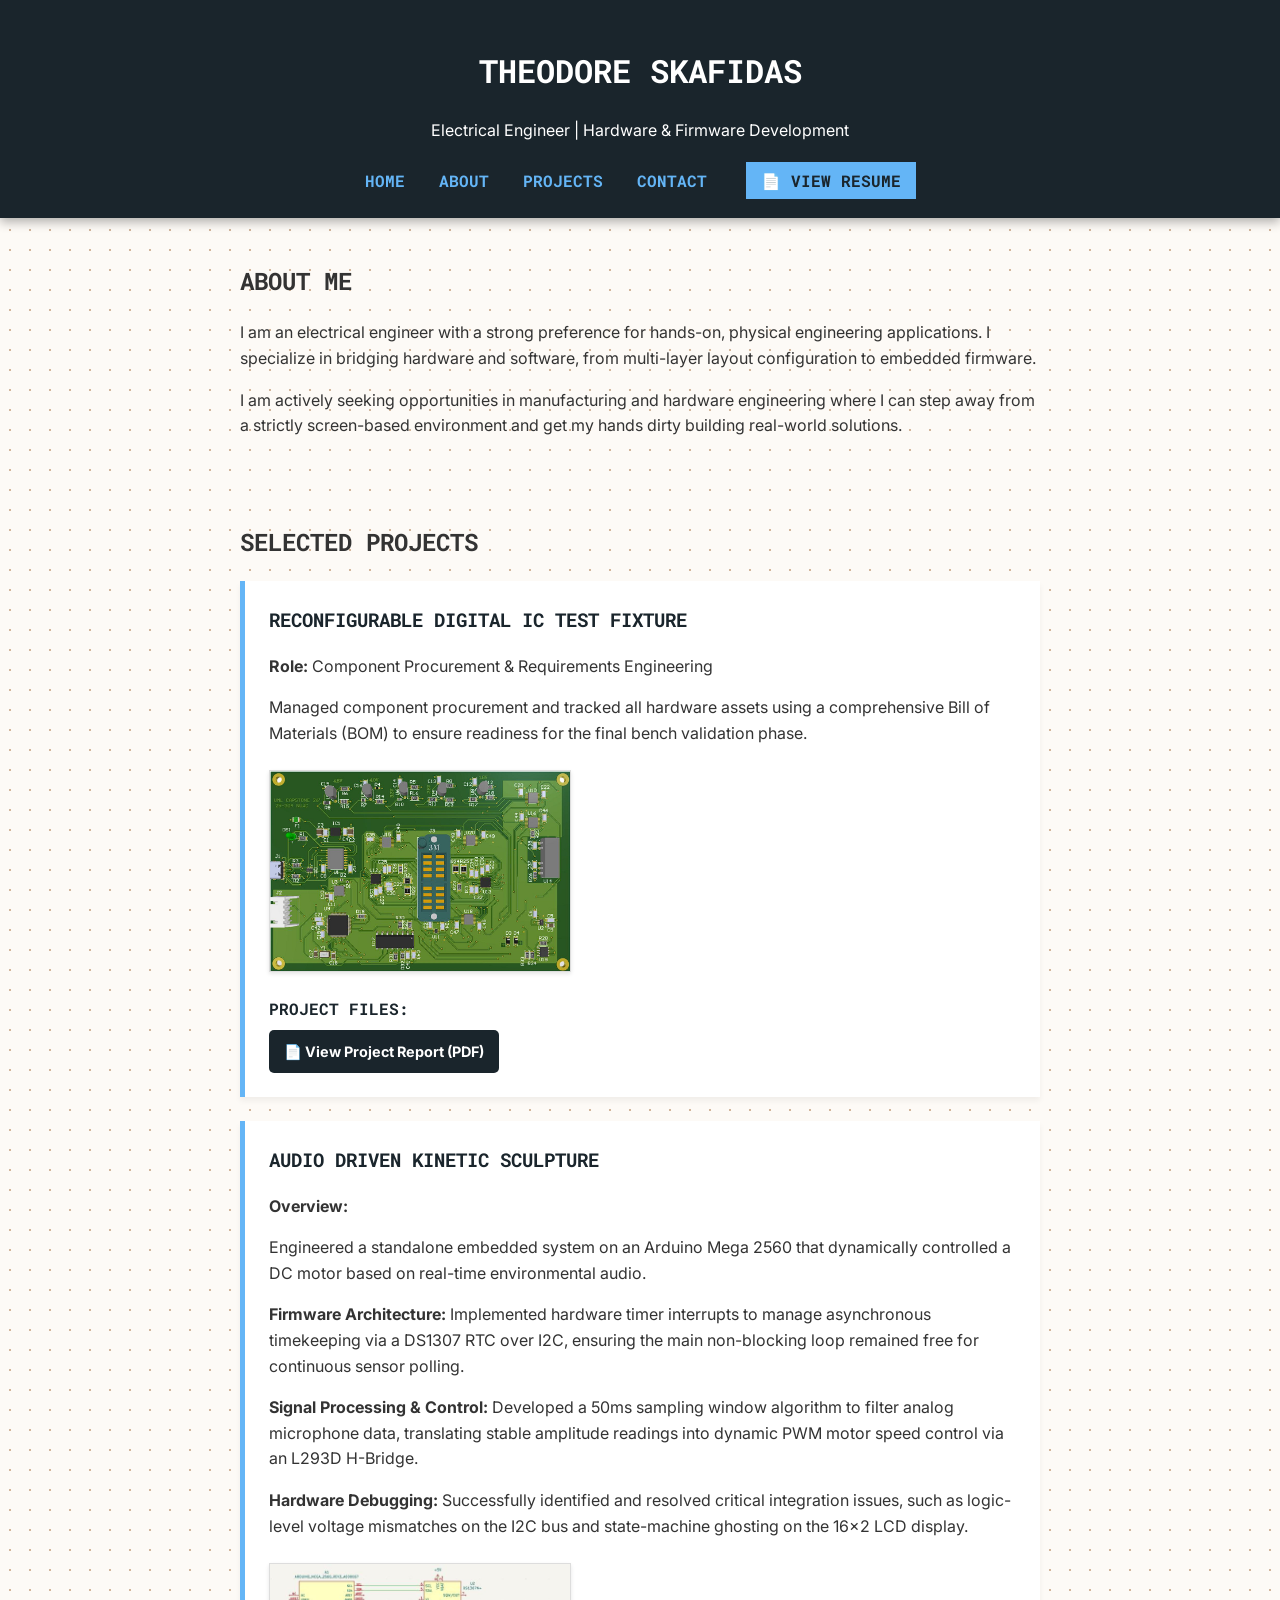
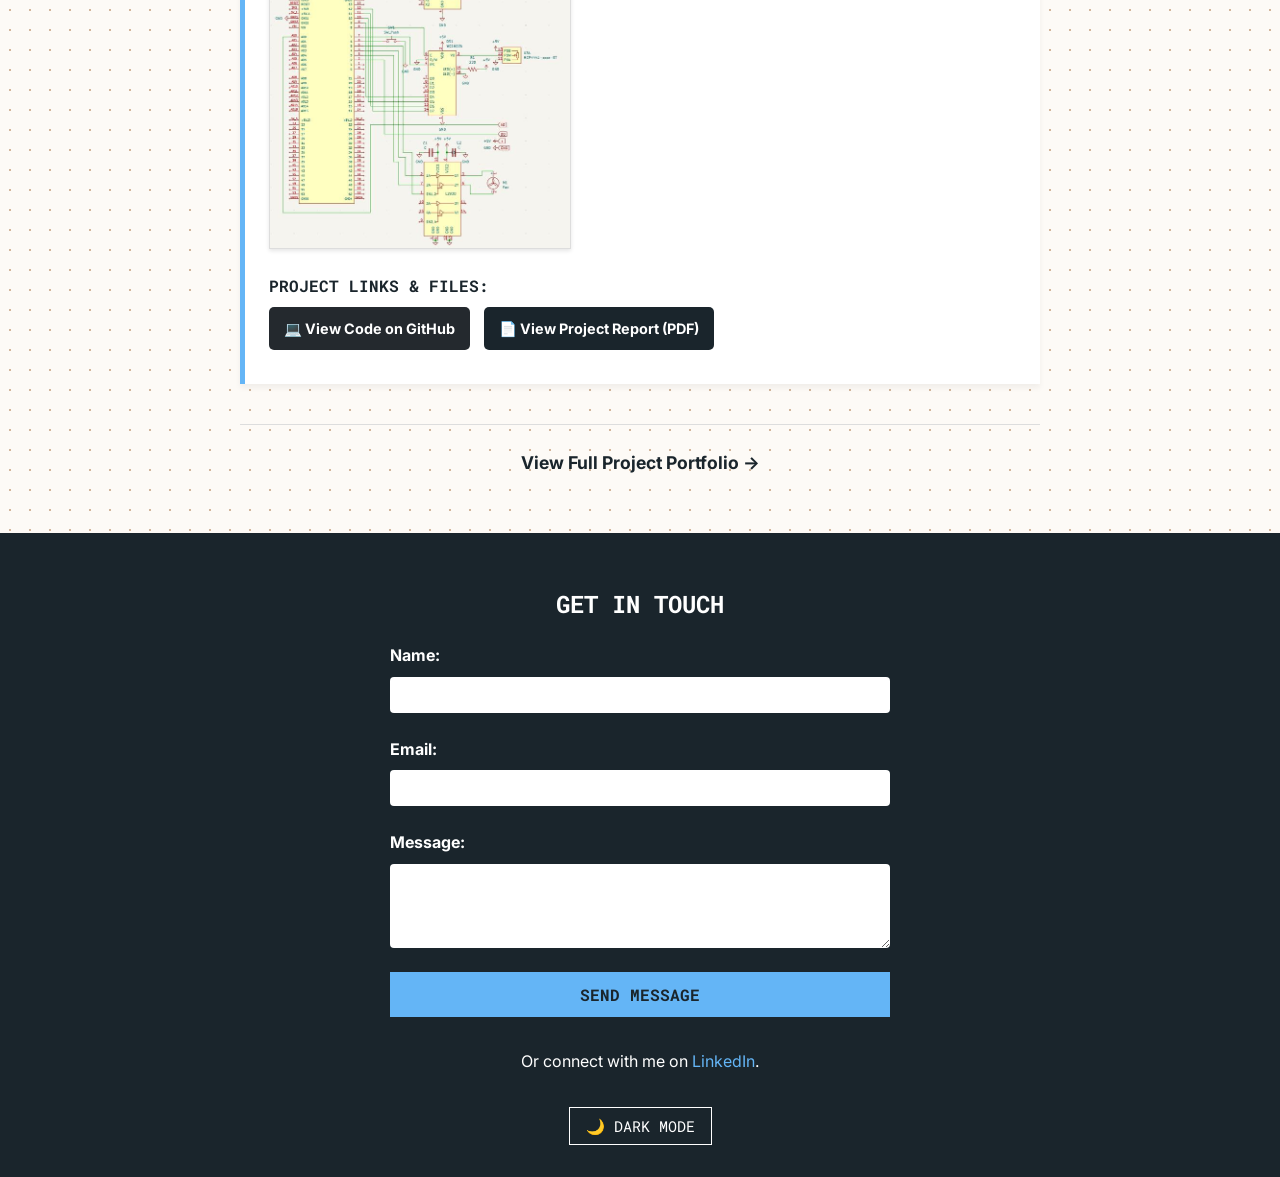
<file: index.html>
<!DOCTYPE html>
<html lang="en">
<head>
    <meta charset="UTF-8">
    <meta name="viewport" content="width=device-width, initial-scale=1.0">
    <title>Theodore | Engineering Portfolio</title>
    <link rel="icon" type="image/png" href="images/favicon.png">
    
    <!-- New Google Fonts: Roboto Mono (Headers/Code) and Inter (Body) -->
    <link rel="preconnect" href="https://fonts.googleapis.com">
    <link rel="preconnect" href="https://fonts.gstatic.com" crossorigin>
    <link href="https://fonts.googleapis.com/css2?family=Inter:wght@400;600&family=Roboto+Mono:wght@400;700&display=swap" rel="stylesheet">
    
    <link rel="stylesheet" href="style.css">
</head>
<body>
    <header>
        <h1>Theodore Skafidas</h1>
        <p>Electrical Engineer | Hardware & Firmware Development</p>
        <nav>
            <a href="index.html">Home</a>
            <a href="about.html">About</a>
            <a href="projects.html">Projects</a>
            <a href="index.html#contact">Contact</a>
            <a href="documents/Theodore-Skafidas-Resume.pdf" target="_blank" rel="noopener noreferrer" class="resume-nav-btn">📄 View Resume</a>
        </nav>
    </header>

    <section id="about">
        <h2>About Me</h2>
        <p>I am an electrical engineer with a strong preference for hands-on, physical engineering applications. I specialize in bridging hardware and software, from multi-layer layout configuration to embedded firmware.</p>
        <p>I am actively seeking opportunities in manufacturing and hardware engineering where I can step away from a strictly screen-based environment and get my hands dirty building real-world solutions.</p>
    </section>

    <section id="projects">
        <h2>Selected Projects</h2>
        
        <div class="project-card">
            <h3>Reconfigurable Digital IC Test Fixture</h3>
            <p><strong>Role:</strong> Component Procurement & Requirements Engineering</p>
            <p>Managed component procurement and tracked all hardware assets using a comprehensive Bill of Materials (BOM) to ensure readiness for the final bench validation phase.</p>
        
            <div class="project-gallery">
                <img src="images/fixture.png" alt="PCB Rendering">
            </div>

            <div class="project-files">
                <h4>Project Files:</h4>
                <a href="documents/Reconfigurable_Test_Fixture.pdf" target="_blank" rel="noopener noreferrer" class="file-btn">📄 View Project Report (PDF)</a>
            </div>
        </div>

        <div class="project-card">
            <h3>Audio Driven Kinetic Sculpture</h3>
            <p><strong>Overview:</strong></p>
            <p>Engineered a standalone embedded system on an Arduino Mega 2560 that dynamically controlled a DC motor based on real-time environmental audio.</p>
            <p><strong>Firmware Architecture:</strong>  Implemented hardware timer interrupts to manage asynchronous timekeeping via a DS1307 RTC over I2C, ensuring the main non-blocking loop remained free for continuous sensor polling.</p>
            <p><strong>Signal Processing & Control:</strong> Developed a 50ms sampling window algorithm to filter analog microphone data, translating stable amplitude readings into dynamic PWM motor speed control via an L293D H-Bridge.</p>
            <p><strong>Hardware Debugging:</strong> Successfully identified and resolved critical integration issues, such as logic-level voltage mismatches on the I2C bus and state-machine ghosting on the 16x2 LCD display.</p>
            
            <div class="project-gallery">
                <img src="images/KineticSculpture.png" alt="Sculpture Wire Diagram">
            </div>

            <div class="project-files">
                <h4>Project Links & Files:</h4>
                <a href="https://github.com/TheodoreSkafidas/Lab3-Audio-Driven-Kinetic-Sculpture" target="_blank" rel="noopener noreferrer" class="github-btn">💻 View Code on GitHub</a>
                <a href="documents/KineticSculpture.pdf" target="_blank" rel="noopener noreferrer" class="file-btn">📄 View Project Report (PDF)</a>
            </div>
        </div>

        <!-- ... your last project card ends above this ... -->

        <div class="view-all-container">
            <a href="projects.html" class="view-all-link">View Full Project Portfolio &rarr;</a>
        </div>
    </section>

    <!-- Lightbox Container -->
    <div id="lightbox" class="lightbox">
        <span class="close-lightbox">&times;</span>
        <img class="lightbox-content" id="lightbox-img" alt="Expanded view">
    </div>

    <!-- Scroll to Top Button -->
    <button id="scrollTopBtn" title="Go to top">↑</button>

    

    <footer id="contact">
        <h2>Get In Touch</h2>
        
        <form action="https://formspree.io/f/myegkgwn" method="POST" class="contact-form">
            <label for="name">Name:</label>
            <input type="text" id="name" name="name" required>

            <label for="email">Email:</label>
            <input type="email" id="email" name="email" required>

            <label for="message">Message:</label>
            <textarea id="message" name="message" rows="4" required></textarea>

            <button type="submit" class="submit-btn">Send Message</button>
        </form>

        <p>Or connect with me on <a href="https://www.linkedin.com/in/theodore-skafidas" target="_blank" rel="noopener noreferrer">LinkedIn</a>.</p>
        
        <div style="margin-top: 2rem;">
            <button id="themeToggle" class="theme-btn">🌙 Dark Mode</button>
        </div>
    </footer>
    
    <!-- JavaScript for Lightbox -->
    <script>
        // Grab the elements from the HTML
        const lightbox = document.getElementById('lightbox');
        const lightboxImg = document.getElementById('lightbox-img');
        const closeBtn = document.querySelector('.close-lightbox');
        const galleryImages = document.querySelectorAll('.project-gallery img');

        // Loop through all gallery images and add a click event
        galleryImages.forEach(img => {
            img.addEventListener('click', () => {
                lightbox.style.display = 'flex'; // Show the overlay
                lightboxImg.src = img.src;       // Copy the clicked image's source to the lightbox image
            });
        });

        // Close the lightbox when clicking the 'X'
        closeBtn.addEventListener('click', () => {
            lightbox.style.display = 'none';
        });

        // Close the lightbox if the user clicks anywhere on the dark background
        lightbox.addEventListener('click', (e) => {
            if (e.target === lightbox) {
                lightbox.style.display = 'none';
            }
        });

        // Scroll to Top Button Logic
        const scrollTopBtn = document.getElementById("scrollTopBtn");

        // Listen for scrolling events
        window.addEventListener("scroll", () => {
            // Show button after scrolling down 300px
            if (window.scrollY > 300) {
                scrollTopBtn.style.display = "block";
            } else {
                scrollTopBtn.style.display = "none";
            }
        });

        // Listen for a click on the button
        scrollTopBtn.addEventListener("click", () => {
            // Smoothly scroll back to coordinates 0,0 (the very top)
            window.scrollTo({
                top: 0,
                behavior: "smooth"
            });
        });

        // Light/Dark Mode Toggle Logic
        const themeToggle = document.getElementById('themeToggle');
        const bodyElement = document.body;

        // 1. Check local storage to see if the user previously chose dark mode
        if (localStorage.getItem('theme') === 'dark') {
            bodyElement.classList.add('dark-mode');
            themeToggle.textContent = '☀️ Light Mode';
        }

        // 2. Listen for clicks on the toggle button
        themeToggle.addEventListener('click', () => {
            // Toggle the class on the body
            bodyElement.classList.toggle('dark-mode');
            
            // Update the button text and save the preference
            if (bodyElement.classList.contains('dark-mode')) {
                localStorage.setItem('theme', 'dark');
                themeToggle.textContent = '☀️ Light Mode';
            } else {
                localStorage.setItem('theme', 'light');
                themeToggle.textContent = '🌙 Dark Mode';
            }
        });
    </script>
</body>
</html>
</file>
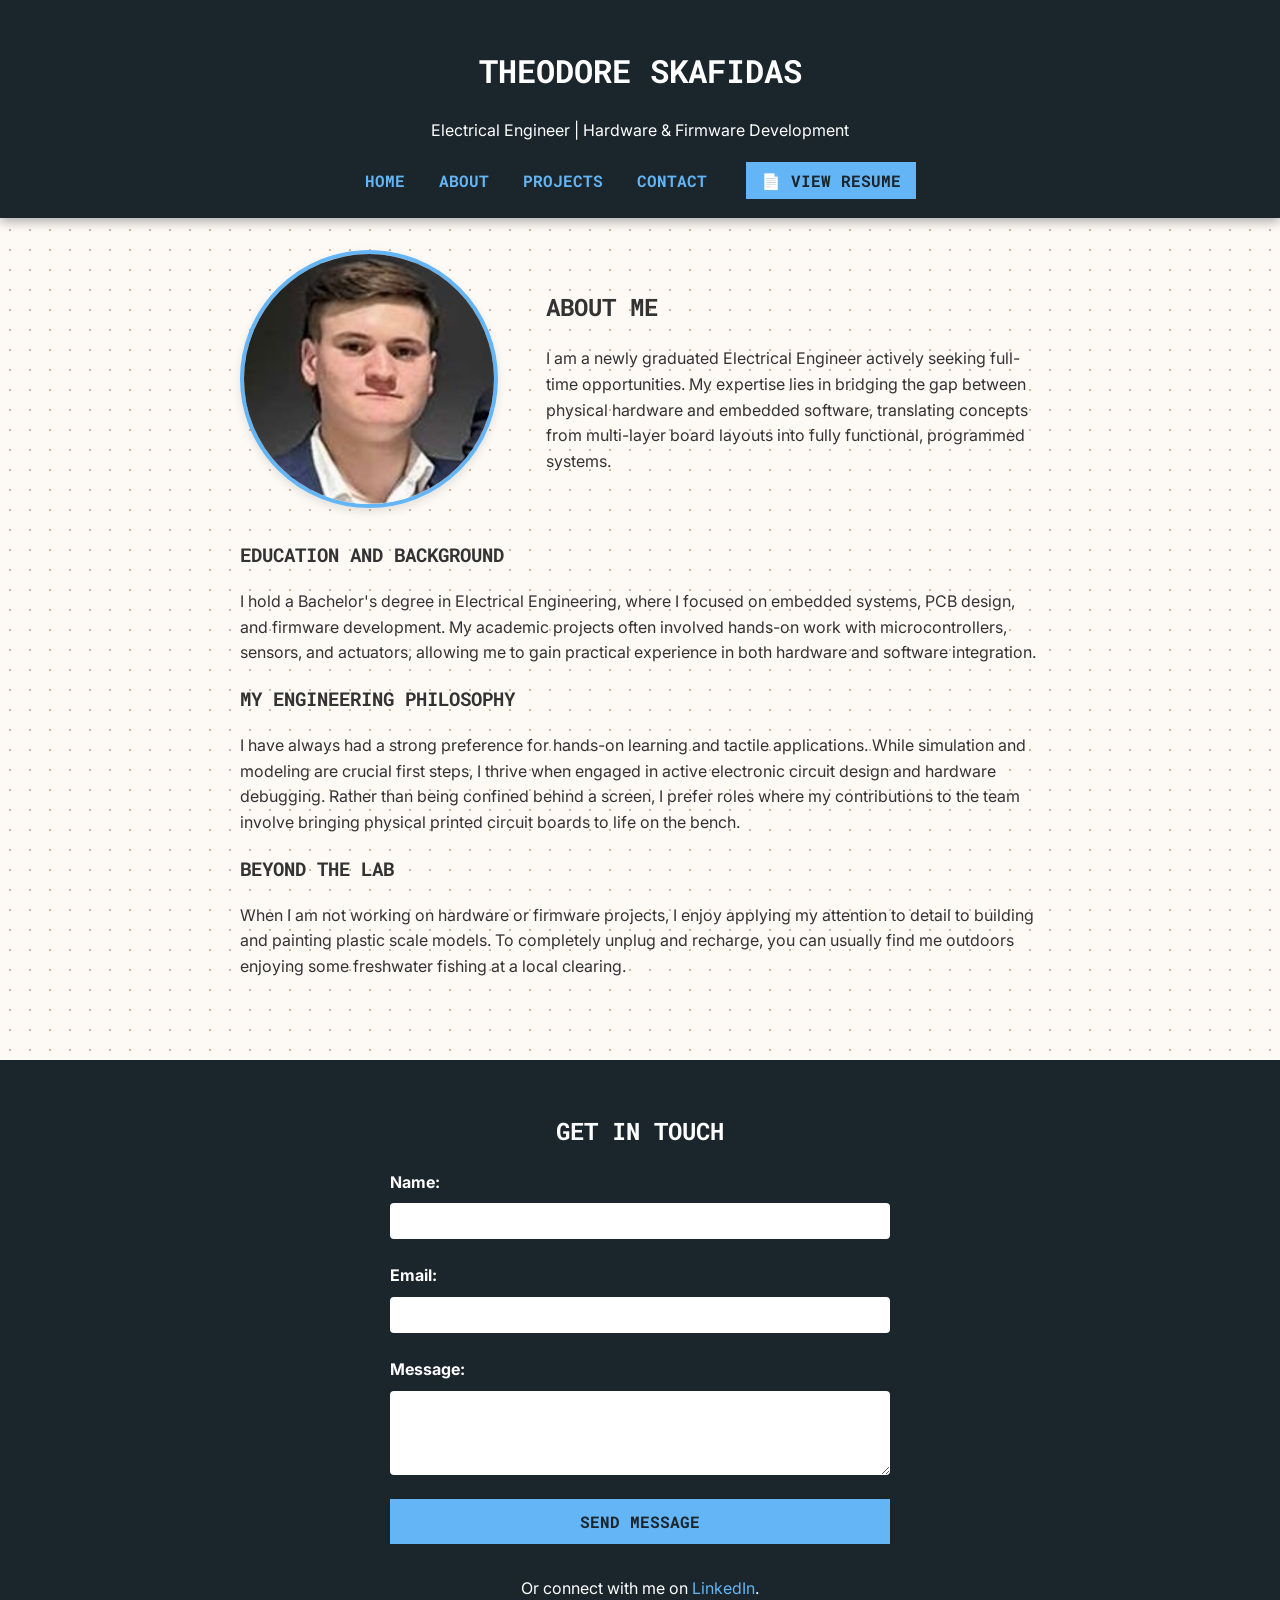
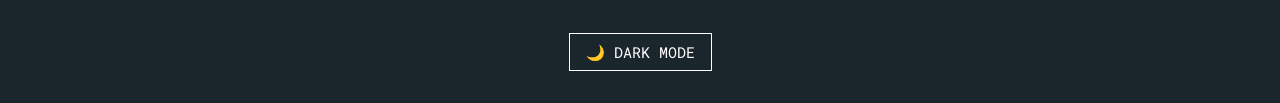
<file: about.html>
<!DOCTYPE html>
<html lang="en">
<head>
    <meta charset="UTF-8">
    <meta name="viewport" content="width=device-width, initial-scale=1.0">
    <title>About Theodore Skafidas</title>
    <link rel="icon" type="image/png" href="images/favicon.png">
    
    <!-- New Google Fonts: Roboto Mono (Headers/Code) and Inter (Body) -->
    <link rel="preconnect" href="https://fonts.googleapis.com">
    <link rel="preconnect" href="https://fonts.gstatic.com" crossorigin>
    <link href="https://fonts.googleapis.com/css2?family=Inter:wght@400;600&family=Roboto+Mono:wght@400;700&display=swap" rel="stylesheet">
    
    <link rel="stylesheet" href="style.css">
</head>
<body>
    <header>
        <h1>Theodore Skafidas</h1>
        <p>Electrical Engineer | Hardware & Firmware Development</p>
        <nav>
            <a href="index.html">Home</a>
            <a href="about.html">About</a>
            <a href="projects.html">Projects</a>
            <a href="index.html#contact">Contact</a>
            <a href="documents/Theodore-Skafidas-Resume.pdf" target="_blank" rel="noopener noreferrer" class="resume-nav-btn">📄 View Resume</a>
        </nav>
    </header>

    <section id="about-detailed" style="max-width: 800px; margin: 0 auto; padding: 2rem;">
        
        <div class="about-intro">
            <!-- Profile Picture -->
            <img src="images/profile.png" alt="Theodore Skafidas" class="profile-pic">
            
            <div class="intro-text">
            <h2>About Me</h2>
            <p>I am a newly graduated Electrical Engineer actively seeking full-time opportunities. My expertise lies in bridging the gap between physical hardware and embedded software, translating concepts from multi-layer board layouts into fully functional, programmed systems.</p>
            </div>
        </div>

        <h3>Education and Background</h3>
        <p>I hold a Bachelor's degree in Electrical Engineering, where I focused on embedded systems, PCB design, and firmware development. My academic projects often involved hands-on work with microcontrollers, sensors, and actuators, allowing me to gain practical experience in both hardware and software integration.</p>
        
        <h3>My Engineering Philosophy</h3>
        <p>I have always had a strong preference for hands-on learning and tactile applications. While simulation and modeling are crucial first steps, I thrive when engaged in active electronic circuit design and hardware debugging. Rather than being confined behind a screen, I prefer roles where my contributions to the team involve bringing physical printed circuit boards to life on the bench.</p>
        
        <h3>Beyond the Lab</h3>
        <p>When I am not working on hardware or firmware projects, I enjoy applying my attention to detail to building and painting plastic scale models. To completely unplug and recharge, you can usually find me outdoors enjoying some freshwater fishing at a local clearing.</p>
    </section>

    <!-- Footer with Light/Dark Mode Toggle -->
    <footer id="contact">
        <h2>Get In Touch</h2>
        
        <form action="https://formspree.io/f/myegkgwn" method="POST" class="contact-form">
            <label for="name">Name:</label>
            <input type="text" id="name" name="name" required>

            <label for="email">Email:</label>
            <input type="email" id="email" name="email" required>

            <label for="message">Message:</label>
            <textarea id="message" name="message" rows="4" required></textarea>

            <button type="submit" class="submit-btn">Send Message</button>
        </form>

        <p>Or connect with me on <a href="https://www.linkedin.com/in/theodore-skafidas" target="_blank" rel="noopener noreferrer">LinkedIn</a>.</p>
        
        <div style="margin-top: 2rem;">
            <button id="themeToggle" class="theme-btn">🌙 Dark Mode</button>
        </div>
    </footer>

    <!-- JavaScript placed correctly at the bottom -->
    <script>
        // Light/Dark Mode Toggle Logic
        const themeToggle = document.getElementById('themeToggle');
        const bodyElement = document.body;

        if (localStorage.getItem('theme') === 'dark') {
            bodyElement.classList.add('dark-mode');
            themeToggle.textContent = '☀️ Light Mode';
        }

        themeToggle.addEventListener('click', () => {
            bodyElement.classList.toggle('dark-mode');
            if (bodyElement.classList.contains('dark-mode')) {
                localStorage.setItem('theme', 'dark');
                themeToggle.textContent = '☀️ Light Mode';
            } else {
                localStorage.setItem('theme', 'light');
                themeToggle.textContent = '🌙 Dark Mode';
            }
        });
    </script>
</body>
</html>
</file>
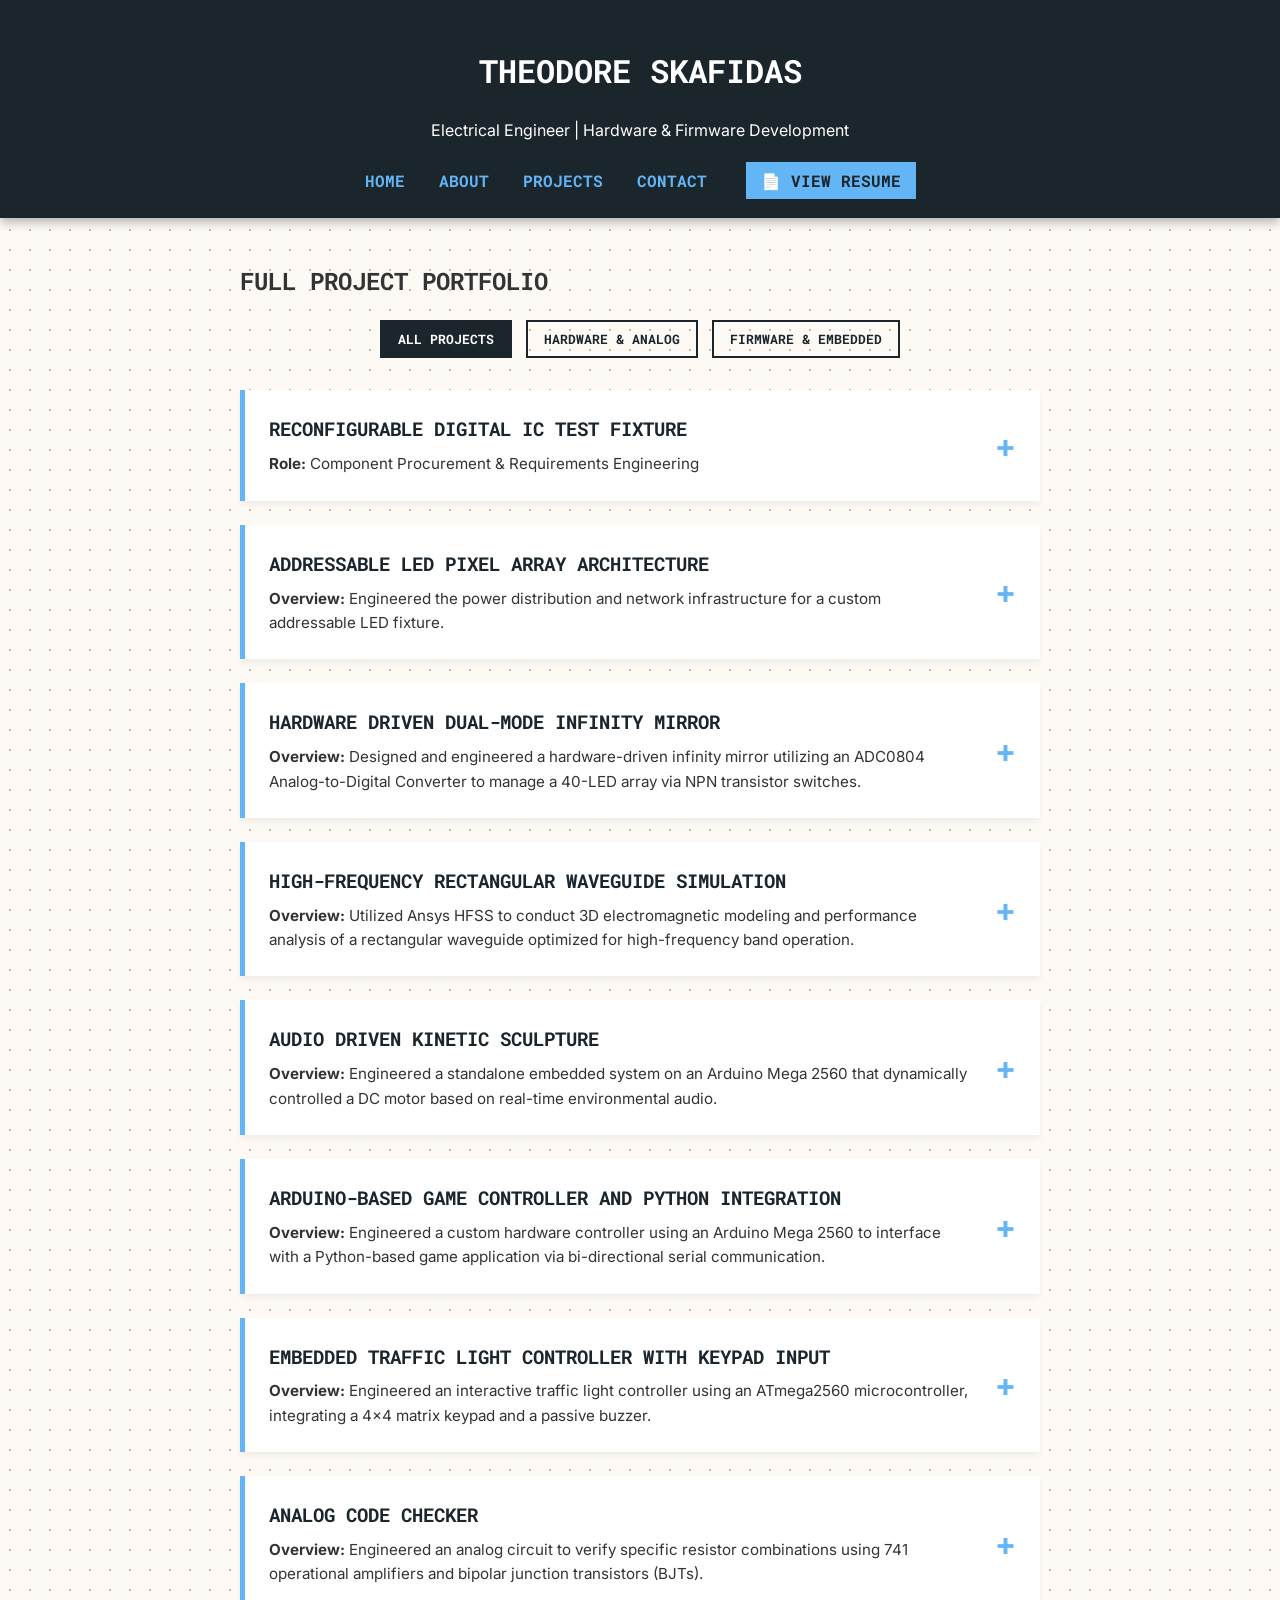
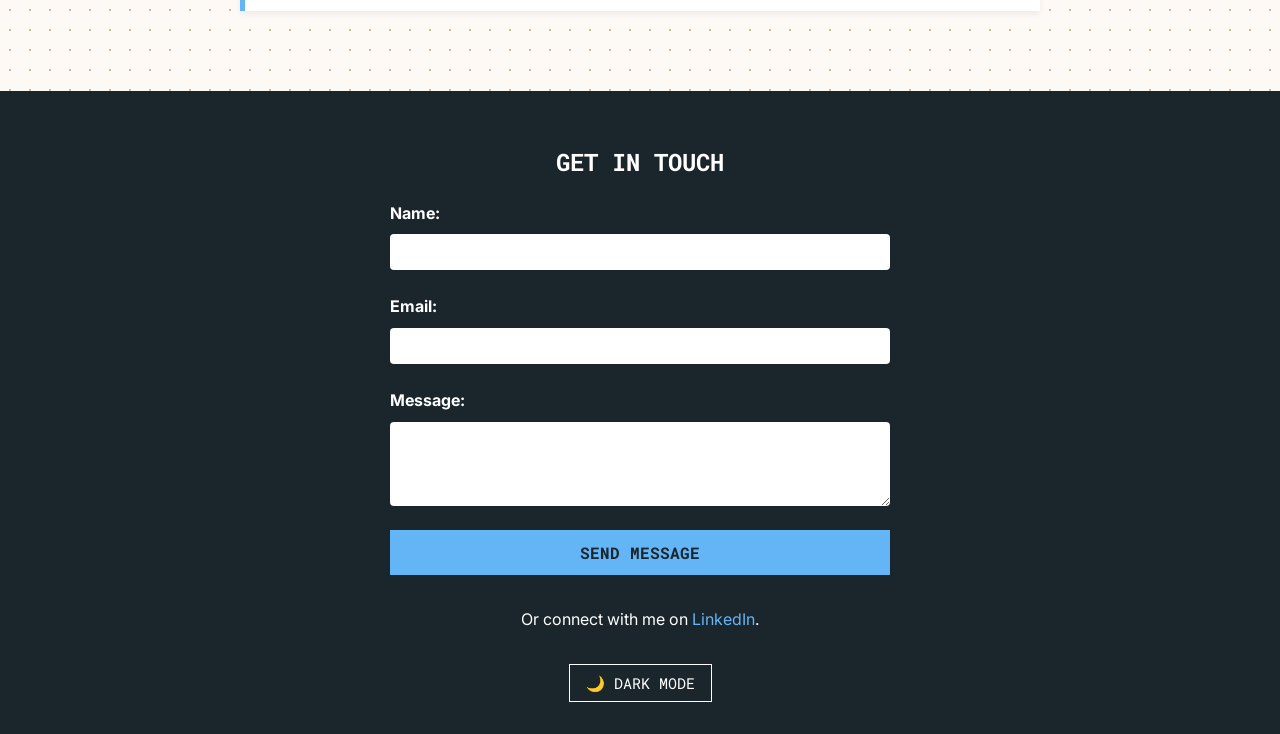
<file: projects.html>
<!DOCTYPE html>
<html lang="en">
<head>
    <meta charset="UTF-8">
    <meta name="viewport" content="width=device-width, initial-scale=1.0">
    <title>All Projects | Theodore</title>
    <link rel="icon" type="image/png" href="images/favicon.png">
    
    <!-- New Google Fonts: Roboto Mono (Headers/Code) and Inter (Body) -->
    <link rel="preconnect" href="https://fonts.googleapis.com">
    <link rel="preconnect" href="https://fonts.gstatic.com" crossorigin>
    <link href="https://fonts.googleapis.com/css2?family=Inter:wght@400;600&family=Roboto+Mono:wght@400;700&display=swap" rel="stylesheet">
    
    <link rel="stylesheet" href="style.css">
</head>
<body>
    <header>
        <h1>Theodore Skafidas</h1>
        <p>Electrical Engineer | Hardware & Firmware Development</p>
        <nav>
            <!-- Notice how these links point back to the homepage -->
            <a href="index.html">Home</a>
            <a href="about.html">About</a>
            <a href="projects.html">Projects</a>
            <a href="index.html#contact">Contact</a>
            <a href="documents/Theodore-Skafidas-Resume.pdf" target="_blank" rel="noopener noreferrer" class="resume-nav-btn">📄 View Resume</a>

        </nav>
    </header>

    <section id="all-projects">
        <h2>Full Project Portfolio</h2>
        
        <!-- Filter Buttons -->
        <div class="project-filters">
            <button class="filter-btn active" data-filter="all">All Projects</button>
            <button class="filter-btn" data-filter="hardware">Hardware & Analog</button>
            <button class="filter-btn" data-filter="firmware">Firmware & Embedded</button>
        </div>

        <!-- Project 1 -->
        <details class="collapsible-project" data-category="hardware">
            <summary class="project-ribbon">
                <div class="ribbon-content">
                    <h3>Reconfigurable Digital IC Test Fixture</h3>
                    <p><strong>Role:</strong> Component Procurement & Requirements Engineering</p>
                </div>
                <span class="expand-icon">+</span>
            </summary>
            
            <div class="project-expanded-content">
                <p>Managed component procurement and tracked all hardware assets using a comprehensive Bill of Materials (BOM) to ensure readiness for the final bench validation phase.</p>
                
                <div class="project-gallery">
                    <img src="images/fixture.png" alt="PCB Rendering">
                </div>

                <div class="project-files">
                    <h4>Project Files:</h4>
                    <a href="documents/Reconfigurable_Test_Fixture.pdf" target="_blank" rel="noopener noreferrer" class="file-btn">📄 View Project Report (PDF)</a>
                </div>
            </div>
        </details>

        <!-- Project 2 -->
        <details class="collapsible-project" data-category="firmware">
            <summary class="project-ribbon">
                <div class="ribbon-content">
                    <h3>Addressable LED Pixel Array Architecture</h3>
                    <p><strong>Overview:</strong> Engineered the power distribution and network infrastructure for a custom addressable LED fixture.</p>
                </div>
                <span class="expand-icon">+</span>
            </summary>
            
            <div class="project-expanded-content">
                <p>Utilized a QuinLED Dig-Quad controller and WLED firmware to drive 12V WS2818 strips, configuring the system to communicate over Ethernet with ELM (ENTTEC LED Mapper) lighting software. Successfully bench-tested the hardware to resolve power constraints and optimize network stability for seamless external lighting control.</p>
            </div>
        </details>

        <!-- Project 3 -->
        <details class="collapsible-project" data-category="hardware">
            <summary class="project-ribbon">
                <div class="ribbon-content">
                    <h3>Hardware Driven Dual-Mode Infinity Mirror</h3>
                    <p><strong>Overview:</strong> Designed and engineered a hardware-driven infinity mirror utilizing an ADC0804 Analog-to-Digital Converter to manage a 40-LED array via NPN transistor switches.</p>
                </div>
                <span class="expand-icon">+</span>
            </summary>
            
            <div class="project-expanded-content">
                <p><strong>Analog Circuit Design:</strong> Engineered a dual-mode input stage featuring an ambient-light responsive Sensor Mode (via an LDR) and a Predefined Pattern Mode. The pattern mode utilized a 555 timer configured as an astable multivibrator and an LM358 op-amp integrator to generate a continuous triangle wave.</p>
                <p><strong>Simulation & Fabrication:</strong> Verified the analog waveform generation and LM7805 voltage regulation using Multisim. Assembled the physical prototype on a protoboard, utilizing DIP sockets to prevent thermal damage to the logic ICs during the soldering process.</p>
                <p><strong>Hardware Troubleshooting:</strong> Conducted post-assembly diagnostics to isolate a suspected open circuit on the main board traces, applying systematic continuity testing to evaluate the physical wiring.</p>
                
                <div class="project-files">
                    <h4>Project Files:</h4>
                    <a href="documents/InfinityMirror.pdf" target="_blank" rel="noopener noreferrer" class="file-btn">📄 View Project Report (PDF)</a>
                </div>
            </div>
        </details>

        <!-- Project 4 -->
        <details class="collapsible-project" data-category="simulation">
            <summary class="project-ribbon">
                <div class="ribbon-content">
                    <h3>High-Frequency Rectangular Waveguide Simulation</h3>
                    <p><strong>Overview:</strong> Utilized Ansys HFSS to conduct 3D electromagnetic modeling and performance analysis of a rectangular waveguide optimized for high-frequency band operation.</p>
                </div>
                <span class="expand-icon">+</span>
            </summary>
            
            <div class="project-expanded-content">
                <p><strong>Electromagnetic Simulation:</strong> Designed the physical geometry and configured accurate boundary conditions, material properties, and wave ports to simulate targeted RF behavior.</p>
                <p><strong>Performance Analysis:</strong> Extracted and analyzed S-parameters to evaluate insertion and return loss, and plotted field distributions to visualize mode propagation and ensure the structure met the specific frequency band requirements.</p>
                
                <div class="project-files">
                    <h4>Project Files:</h4>
                    <a href="documents/Waveguide.pdf" target="_blank" rel="noopener noreferrer" class="file-btn">📄 View Project Report (PDF)</a>
                </div>
            </div>
        </details>


        <!-- Project 5 -->
        <details class="collapsible-project" data-category="firmware">
            <summary class="project-ribbon">
                <div class="ribbon-content">
                    <h3>Audio Driven Kinetic Sculpture</h3>
                    <p><strong>Overview:</strong> Engineered a standalone embedded system on an Arduino Mega 2560 that dynamically controlled a DC motor based on real-time environmental audio.</p>
                </div>
                <span class="expand-icon">+</span>
            </summary>
            
            <div class="project-expanded-content">
                <p><strong>Firmware Architecture:</strong>  Implemented hardware timer interrupts to manage asynchronous timekeeping via a DS1307 RTC over I2C, ensuring the main non-blocking loop remained free for continuous sensor polling.</p>
                <p><strong>Signal Processing & Control:</strong> Developed a 50ms sampling window algorithm to filter analog microphone data, translating stable amplitude readings into dynamic PWM motor speed control via an L293D H-Bridge.</p>
                <p><strong>Hardware Debugging:</strong> Successfully identified and resolved critical integration issues, such as logic-level voltage mismatches on the I2C bus and state-machine ghosting on the 16x2 LCD display.</p>
                
                <div class="project-gallery">
                    <img src="images/KineticSculpture.png" alt="Sculpture Wire Diagram">
                </div>

                <div class="project-files">
                    <h4>Project Links & Files:</h4>
                    <a href="https://github.com/TheodoreSkafidas/Lab3-Audio-Driven-Kinetic-Sculpture" target="_blank" rel="noopener noreferrer" class="github-btn">💻 View Code on GitHub</a>
                    <a href="documents/KineticSculpture.pdf" target="_blank" rel="noopener noreferrer" class="file-btn">📄 View Project Report (PDF)</a>
                </div>
            </div>
        </details>

        <!-- Project 6 -->
        <details class="collapsible-project" data-category="firmware">
            <summary class="project-ribbon">
                <div class="ribbon-content">
                    <h3>Arduino-Based Game Controller and Python Integration</h3>
                    <p><strong>Overview:</strong> Engineered a custom hardware controller using an Arduino Mega 2560 to interface with a Python-based game application via bi-directional serial communication.</p>
                </div>
                <span class="expand-icon">+</span>
            </summary>
            
            <div class="project-expanded-content">
                <p><strong>Hardware/Software Integration:</strong> Designed an event-driven, non-blocking C++ polling loop to read analog joystick inputs and an MPU-6500 gyroscope over I2C, translating them into low-latency game commands using the Python pyserial library.</p>
                <p><strong>Sensor Fusion & Debugging:</strong> Resolved a "return-to-center" directional bug by shifting from raw gyroscope velocity to calculating the sensor's absolute tilt angle (pitch and roll) to provide an intuitive control scheme.</p>
                <p><strong>Actuator Feedback:</strong> Configured a passive buzzer using software-generated square waves to provide immediate audio feedback triggered by in-game events.</p>
                
                <div class="project-gallery">
                    <img src="images/JoystickController.png" alt="Controller Wire Diagram">
                </div>

                <div class="project-files">
                    <h4>Project Links & Files:</h4>
                    <a href="https://github.com/TheodoreSkafidas/Lab2-GameController" target="_blank" rel="noopener noreferrer" class="github-btn">💻 View Code on GitHub</a>
                    <a href="documents/GameController.pdf" target="_blank" rel="noopener noreferrer" class="file-btn">📄 View Project Report (PDF)</a>
                </div>
            </div>
        </details>

        <!-- Project 7 -->
        <details class="collapsible-project" data-category="firmware">
            <summary class="project-ribbon">
                <div class="ribbon-content">
                    <h3>Embedded Traffic Light Controller with Keypad Input</h3>
                    <p><strong>Overview:</strong> Engineered an interactive traffic light controller using an ATmega2560 microcontroller, integrating a 4x4 matrix keypad and a passive buzzer.</p>
                </div>
                <span class="expand-icon">+</span>
            </summary>
            
            <div class="project-expanded-content">
                <p><strong>Firmware Architecture:</strong>  Designed a non-blocking finite-state machine (FSM) in C++ to manage simultaneous operations. This architecture handled a 1Hz hardware timer interrupt and continuous user input polling via the millis() function.</p>
                <p><strong>Mixed-Language Programming:</strong> Implemented inline AVR assembly for direct, low-level I/O manipulation to control LED states. Successfully resolved memory addressing faults by researching and applying the correct PORTB register addresses.</p>
                <p><strong>Hardware Debugging:</strong> Troubleshot and resolved software-to-hardware integration issues. This included converting DC voltage signals to square waves via the tone() function to properly drive the passive buzzer.</p>
                
                <div class="project-gallery">
                    <img src="images/TrafficController.png" alt="Controller Wire Diagram">
                </div>

                <div class="project-files">
                    <h4>Project Links & Files:</h4>
                    <a href="https://github.com/TheodoreSkafidas/Lab1-Traffic-Light-Controller" target="_blank" rel="noopener noreferrer" class="github-btn">💻 View Code on GitHub</a>
                    <a href="documents/TrafficController.pdf" target="_blank" rel="noopener noreferrer" class="file-btn">📄 View Project Report (PDF)</a>
                </div>
            </div>
        </details>

        <!-- Project 8 -->
        <details class="collapsible-project" data-category="hardware">
            <summary class="project-ribbon">
                <div class="ribbon-content">
                    <h3>Analog Code Checker</h3>
                    <p><strong>Overview:</strong> Engineered an analog circuit to verify specific resistor combinations using 741 operational amplifiers and bipolar junction transistors (BJTs).</p>
                </div>
                <span class="expand-icon">+</span>
            </summary>
            
            <div class="project-expanded-content">
                <p><strong>Analog Logic Design:</strong>  Configured op-amps as voltage comparators against a calculated reference voltage to evaluate resistor ratios.</p>
                <p><strong>Transistor Logic Gates:</strong> Utilized 2N3904 npn BJTs to construct hardware-level AND and NOT logic gates, successfully driving green and red LED indicators based on the comparator outputs.</p>
                <p><strong>Simulation & Testing:</strong> Validated the theoretical design in Multisim and tested the physical breadboard assembly using a bench-top DMM and dual power supply. Evaluated the final circuit, documenting design improvements for ratio-based versus absolute value checking.</p>
                
                <div class="project-gallery">
                    <img src="images/Combinator.png" alt="Controller Wire Diagram">
                </div>

                <div class="project-files">
                    <h4>Project Files:</h4>
                    <a href="documents/Combinator.pdf" target="_blank" rel="noopener noreferrer" class="file-btn">📄 View Project Report (PDF)</a>
                </div>
            </div>
        </details>
    </section>

     <!-- Lightbox Container -->
    <div id="lightbox" class="lightbox">
        <span class="close-lightbox">&times;</span>
        <img class="lightbox-content" id="lightbox-img" alt="Expanded view">
    </div>

    <!-- Scroll to Top Button -->
    <button id="scrollTopBtn" title="Go to top">↑</button>

    


    <footer id="contact">
        <h2>Get In Touch</h2>
        
        <form action="https://formspree.io/f/myegkgwn" method="POST" class="contact-form">
            <label for="name">Name:</label>
            <input type="text" id="name" name="name" required>

            <label for="email">Email:</label>
            <input type="email" id="email" name="email" required>

            <label for="message">Message:</label>
            <textarea id="message" name="message" rows="4" required></textarea>

            <button type="submit" class="submit-btn">Send Message</button>
        </form>

        <p>Or connect with me on <a href="https://www.linkedin.com/in/theodore-skafidas" target="_blank" rel="noopener noreferrer">LinkedIn</a>.</p>
        
        <div style="margin-top: 2rem;">
            <button id="themeToggle" class="theme-btn">🌙 Dark Mode</button>
        </div>
    </footer>
    
    <!-- JavaScript for Lightbox -->
    <script>
        // Grab the elements from the HTML
        const lightbox = document.getElementById('lightbox');
        const lightboxImg = document.getElementById('lightbox-img');
        const closeBtn = document.querySelector('.close-lightbox');
        const galleryImages = document.querySelectorAll('.project-gallery img');

        // Loop through all gallery images and add a click event
        galleryImages.forEach(img => {
            img.addEventListener('click', () => {
                lightbox.style.display = 'flex'; // Show the overlay
                lightboxImg.src = img.src;       // Copy the clicked image's source to the lightbox image
            });
        });

        // Close the lightbox when clicking the 'X'
        closeBtn.addEventListener('click', () => {
            lightbox.style.display = 'none';
        });

        // Close the lightbox if the user clicks anywhere on the dark background
        lightbox.addEventListener('click', (e) => {
            if (e.target === lightbox) {
                lightbox.style.display = 'none';
            }
        });

        // Scroll to Top Button Logic
        const scrollTopBtn = document.getElementById("scrollTopBtn");

        // Listen for scrolling events
        window.addEventListener("scroll", () => {
            // Show button after scrolling down 300px
            if (window.scrollY > 300) {
                scrollTopBtn.style.display = "block";
            } else {
                scrollTopBtn.style.display = "none";
            }
        });

        // Listen for a click on the button
        scrollTopBtn.addEventListener("click", () => {
            // Smoothly scroll back to coordinates 0,0 (the very top)
            window.scrollTo({
                top: 0,
                behavior: "smooth"
            });
        });

        // Project Filtering Logic
        const filterBtns = document.querySelectorAll('.filter-btn');
        const allProjects = document.querySelectorAll('.collapsible-project');

        filterBtns.forEach(btn => {
            btn.addEventListener('click', () => {
                // Remove the 'active' highlight from all buttons
                filterBtns.forEach(b => b.classList.remove('active'));
                
                // Add the 'active' highlight to the clicked button
                btn.classList.add('active');

                // Get the category we want to filter by
                const filterValue = btn.getAttribute('data-filter');

                // Loop through every project
                allProjects.forEach(project => {
                    const projectCategory = project.getAttribute('data-category');
                    
                    // If the filter is 'all' OR the project matches the category, show it
                    if (filterValue === 'all' || projectCategory === filterValue) {
                        project.classList.remove('hidden-project');
                    } else {
                        // Otherwise, hide it
                        project.classList.add('hidden-project');
                    }
                });
            });
        });

        // Light/Dark Mode Toggle Logic
        const themeToggle = document.getElementById('themeToggle');
        const bodyElement = document.body;

        // 1. Check local storage to see if the user previously chose dark mode
        if (localStorage.getItem('theme') === 'dark') {
            bodyElement.classList.add('dark-mode');
            themeToggle.textContent = '☀️ Light Mode';
        }

        // 2. Listen for clicks on the toggle button
        themeToggle.addEventListener('click', () => {
            // Toggle the class on the body
            bodyElement.classList.toggle('dark-mode');
            
            // Update the button text and save the preference
            if (bodyElement.classList.contains('dark-mode')) {
                localStorage.setItem('theme', 'dark');
                themeToggle.textContent = '☀️ Light Mode';
            } else {
                localStorage.setItem('theme', 'light');
                themeToggle.textContent = '🌙 Dark Mode';
            }
        });
    </script>
</body>
</html>
</file>
<file: style.css>
/* Base settings */
body {
    font-family: 'Segoe UI', Tahoma, Geneva, Verdana, sans-serif;
    line-height: 1.6;
    margin: 0;
    padding: 0;
    color: #333;
    background-color: #f4f4f9;
}

/* ========================================= */
/*        HARDWARE UI & TYPOGRAPHY           */
/* ========================================= */

/* 1. Global Typography */
body, p, a, div {
    font-family: 'Inter', sans-serif;
}

h1, h2, h3, h4, nav a, button, .filter-btn, .theme-btn, .resume-nav-btn {
    font-family: 'Roboto Mono', monospace;
    text-transform: uppercase; /* Gives headers a technical spec-sheet look */
}

/* 2. Copper Perfboard Background (Light Mode) */
body {
    background-color: #fdfaf6; /* Barely warm off-white */
    background-image: radial-gradient(#d3b59a 1.5px, transparent 1.5px);
    background-size: 20px 20px; /* 20px grid spacing */
}

/* 3. Machined Edges (Removes all curves) */
.collapsible-project, .project-card, button, .filter-btn, .resume-nav-btn, img {
    border-radius: 0 !important; 
}

/* Keep the About page profile picture circular */
.profile-pic {
    border-radius: 50% !important;
}

/* 4. Custom Text Selection (When highlighting text) */
::selection {
    background: #64b5f6; /* Standard blue highlight */
    color: #1a252c;
}

/* 5. Custom Hardware Scrollbar */
::-webkit-scrollbar {
    width: 14px;
}
::-webkit-scrollbar-track {
    background: #1a252c; 
    border-left: 1px solid #333;
}
::-webkit-scrollbar-thumb {
    background: #64b5f6;
    border: 3px solid #1a252c; /* Creates a padded track look */
}
::-webkit-scrollbar-thumb:hover {
    background: #42a5f5;
}

/* Header styling */
header {
    background: #1a252c;
    color: #ffffff;
    padding: 1.5rem 0;
    text-align: center;

    position: sticky;
    top: 0;
    z-index: 999; /* Ensures the header stays on top of your project images and ribbons */
    box-shadow: 0 4px 10px rgba(0,0,0,0.3); /* Adds a drop shadow so it visually floats above the page */
}

header nav {
    margin-top: 1.5rem;
}

header nav a {
    color: #64b5f6;
    margin: 0 15px;
    text-decoration: none;
    font-weight: bold;
    transition: color 0.3s ease;
}

header nav a:hover {
    color: #ffffff;
}

/* Main content sections */
section {
    padding: 1.5rem 2rem; /* Reduced from 3rem to close the gap */
    max-width: 800px;
    margin: auto;
}

/* Project cards */
.project-card {
    background: #ffffff;
    padding: 1.5rem;
    margin-bottom: 1.5rem;
    border-radius: 8px;
    border-left: 5px solid #64b5f6;
    box-shadow: 0 4px 6px rgba(0,0,0,0.05);
}

.project-card h3 {
    margin-top: 0;
    color: #1a252c;
}

/* Image Gallery Styling */
.project-gallery {
    display: flex;
    gap: 15px;
    margin: 1.5rem 0;
}

.project-gallery img {
    width: 100%;
    max-width: 300px;
    height: auto;
    border-radius: 6px;
    border: 1px solid #ddd;
    box-shadow: 0 2px 4px rgba(0,0,0,0.1);
}

/* Download Files Section */
.project-files h4 {
    margin-bottom: 0.5rem;
    color: #1a252c;
}

/* Download Button Styling */
.file-btn {
    display: inline-block;
    background-color: #1a252c;
    color: #ffffff;
    padding: 10px 15px;
    text-decoration: none;
    border-radius: 5px;
    font-weight: bold;
    font-size: 0.9rem;
    transition: background-color 0.3s ease;
}

.file-btn:hover {
    background-color: #64b5f6;
    color: #1a252c;
    text-decoration: none;
}

/* Lightbox Background */
.lightbox {
    display: none; /* Hidden until clicked */
    position: fixed;
    z-index: 1000;
    left: 0;
    top: 0;
    width: 100%;
    height: 100%;
    background-color: rgba(26, 37, 44, 0.9); /* Dark overlay */
    justify-content: center;
    align-items: center;
}

/* Expanded Image Styling */
.lightbox-content {
    max-width: 90%;
    max-height: 90vh;
    border-radius: 8px;
    box-shadow: 0 8px 16px rgba(0,0,0,0.5);
}

/* Close Button */
.close-lightbox {
    position: absolute;
    top: 20px;
    right: 35px;
    color: #ffffff;
    font-size: 40px;
    font-weight: bold;
    cursor: pointer;
    transition: color 0.3s ease;
}

.close-lightbox:hover {
    color: #64b5f6;
}

/* Add a pointer cursor and hover effect to gallery images */
.project-gallery img {
    cursor: pointer;
    transition: transform 0.2s ease;
}

.project-gallery img:hover {
    transform: scale(1.03); /* Slight zoom on hover to indicate it's clickable */
}

/* Footer styling */
footer {
    text-align: center;
    padding: 2rem 0;
    background: #1a252c;
    color: #ffffff;
    margin-top: 2rem;
}
/* Footer link styling */
footer a {
    color: #64b5f6;
    text-decoration: none;
    transition: color 0.3s ease;
}

footer a:hover {
    color: #ffffff;
    text-decoration: underline;
}

/* Contact Form Styling */
.contact-form {
    max-width: 500px;
    margin: 0 auto 2rem auto;
    display: flex;
    flex-direction: column;
    text-align: left;
}

.contact-form label {
    margin-bottom: 0.5rem;
    color: #ffffff;
    font-weight: bold;
}

.contact-form input,
.contact-form textarea {
    padding: 10px;
    margin-bottom: 1.5rem;
    border: none;
    border-radius: 4px;
    font-family: inherit;
}

.contact-form textarea {
    resize: vertical; /* Allows the user to make the text box taller if needed */
}

.submit-btn {
    background-color: #64b5f6;
    color: #1a252c;
    padding: 12px;
    border: none;
    border-radius: 4px;
    font-weight: bold;
    font-size: 1rem;
    cursor: pointer;
    transition: background-color 0.3s ease;
}

.submit-btn:hover {
    background-color: #ffffff;
}

/* GitHub Button Styling */
.github-btn {
    display: inline-block;
    background-color: #24292e; /* Classic GitHub dark gray */
    color: #ffffff;
    padding: 10px 15px;
    margin-right: 10px; /* Adds space between this and the next button */
    margin-bottom: 10px; /* Adds space if they stack on smaller screens */
    text-decoration: none;
    border-radius: 5px;
    font-weight: bold;
    font-size: 0.9rem;
    transition: background-color 0.3s ease;
}

.github-btn:hover {
    background-color: #64b5f6; /* Matches your site's highlight color */
    color: #1a252c;
}

/* View All Projects Link */
.view-all-container {
    text-align: center;
    margin-top: 2.5rem;
    padding-top: 1.5rem;
    border-top: 1px solid #ddd; /* Adds a subtle divider line */
}

.view-all-link {
    display: inline-block;
    font-size: 1.1rem;
    font-weight: bold;
    color: #1a252c;
    text-decoration: none;
    transition: color 0.3s ease;
}

.view-all-link:hover {
    color: #64b5f6;
    text-decoration: underline;
}

/* Collapsible Project Styling */
.collapsible-project {
    background: #ffffff;
    margin-bottom: 1.5rem;
    border-radius: 8px;
    border-left: 5px solid #64b5f6;
    box-shadow: 0 4px 6px rgba(0,0,0,0.05);
    overflow: hidden; /* Keeps the corners rounded even when expanded */
}

/* The Clickable Ribbon */
.project-ribbon {
    padding: 1.5rem;
    cursor: pointer;
    list-style: none; /* Hides the default HTML triangle */
    display: flex;
    justify-content: space-between;
    align-items: center;
    transition: background-color 0.2s ease;
}

/* Hides the default triangle specifically in Chrome/Safari */
.project-ribbon::-webkit-details-marker {
    display: none;
}

.project-ribbon:hover {
    background-color: #f4f8fc;
}

.ribbon-content h3 {
    margin: 0 0 0.5rem 0;
    color: #1a252c;
}

.ribbon-content p {
    margin: 0;
    font-size: 0.95rem;
}

/* The Plus Icon */
.expand-icon {
    font-size: 2rem;
    font-weight: bold;
    color: #64b5f6;
    margin-left: 1.5rem;
    transition: transform 0.3s ease; /* Smooth rotation animation */
}

/* Rotates the Plus into an X when the details tag is open */
details[open] .expand-icon {
    transform: rotate(45deg);
    color: #e57373; /* Changes to a soft red for closing */
}

/* The Expanded Content Area */
.project-expanded-content {
    padding: 0 1.5rem 1.5rem 1.5rem;
    border-top: 1px solid #eeeeee;
    margin-top: 0.5rem;
    padding-top: 1.5rem;
}

/* Resume Navigation Button */
.resume-nav-btn {
    background-color: #64b5f6;
    color: #1a252c !important; /* The !important tag ensures it overrides the default blue link color */
    padding: 8px 15px;
    border-radius: 4px;
    margin-left: 20px; /* Pushes the button slightly away from the standard links */
    transition: background-color 0.3s ease;
}

.resume-nav-btn:hover {
    background-color: #ffffff;
    color: #1a252c !important;
    text-decoration: none !important;
}

/* Scroll to Top Button Styling */
#scrollTopBtn {
    display: none; /* Hidden by default via JavaScript */
    position: fixed; 
    bottom: 40px; 
    right: 40px; 
    z-index: 999; 
    font-size: 24px;
    font-weight: bold;
    border: none;
    outline: none;
    background-color: #1a252c;
    color: #64b5f6;
    cursor: pointer;
    padding: 10px 18px;
    border-radius: 8px;
    box-shadow: 0 4px 10px rgba(0,0,0,0.3);
    transition: background-color 0.3s ease, color 0.3s ease;
}

#scrollTopBtn:hover {
    background-color: #64b5f6;
    color: #1a252c;
}

/* Project Filter Buttons */
.project-filters {
    text-align: center;
    margin-bottom: 2rem;
}

.filter-btn {
    background-color: transparent;
    color: #1a252c;
    border: 2px solid #1a252c;
    padding: 8px 16px;
    margin: 0 5px;
    border-radius: 20px; /* Makes them look like pills */
    cursor: pointer;
    font-weight: bold;
    transition: all 0.3s ease;
}

.filter-btn:hover, 
.filter-btn.active {
    background-color: #1a252c;
    color: #ffffff;
}

/* Utility class applied by JavaScript to hide projects */
.hidden-project {
    display: none !important;
}

/* Theme Toggle Button Styling */
.theme-btn {
    background-color: transparent;
    color: #ffffff;
    border: 1px solid #ffffff;
    padding: 8px 16px;
    border-radius: 4px;
    cursor: pointer;
    font-size: 0.95rem;
    transition: all 0.3s ease;
}

.theme-btn:hover {
    background-color: #ffffff;
    color: #1a252c;
}

/* ========================================= */
/*        DARK MODE: ADDRESSABLE LED         */
/* ========================================= */

/* Dark Perfboard Background */
body.dark-mode {
    background-color: #0d1117; /* Deep terminal black */
    background-image: radial-gradient(#2d3748 1.5px, transparent 1.5px);
    color: #e0e0e0;
}

/* Dark Mode Selection & Scrollbar */
body.dark-mode ::selection {
    background: #00f3ff; /* Cyan */
    color: #000;
}
body.dark-mode ::-webkit-scrollbar-thumb {
    background: #00f3ff;
}
body.dark-mode ::-webkit-scrollbar-thumb:hover {
    background: #ff00ff; /* Magenta hover */
}

/* Dark Mode Project Ribbons (LED Glow on Hover) */
body.dark-mode .collapsible-project,
body.dark-mode .project-card {
    background: rgba(30, 30, 30, 0.95); /* Slight transparency to see grid */
    border-left: 5px solid #00f3ff; /* Cyan base border */
    transition: box-shadow 0.3s ease, border-color 0.3s ease, transform 0.2s ease;
}

body.dark-mode .collapsible-project:hover,
body.dark-mode .project-card:hover {
    border-left-color: #ff00ff; /* Shifts to magenta */
    box-shadow: -5px 0 20px rgba(0, 243, 255, 0.4), 0 4px 15px rgba(0,0,0,0.5); /* Neon side-glow */
    transform: translateX(3px); /* Subtle physical click movement */
}

body.dark-mode .project-ribbon:hover {
    background-color: transparent;
}

/* Glowing Interactive Buttons */
body.dark-mode .filter-btn.active, 
body.dark-mode .filter-btn:hover,
body.dark-mode .resume-nav-btn:hover {
    background-color: #00f3ff;
    color: #0d1117 !important;
    border-color: #00f3ff;
    box-shadow: 0 0 15px rgba(0, 243, 255, 0.5);
}

/* Secondary Magenta Glow for Footer/Header Accents */
body.dark-mode #scrollTopBtn:hover {
    background-color: #ff00ff;
    color: #fff;
    box-shadow: 0 0 15px rgba(255, 0, 255, 0.5);
}

/* Dark Mode: Readable Headers */
body.dark-mode h1,
body.dark-mode h2,
body.dark-mode h3,
body.dark-mode h4 {
    color: #ffffff !important; 
}

/* Dark Mode: Readable Navigation Links */
body.dark-mode nav a:not(.resume-nav-btn) {
    color: #ffffff;
    transition: color 0.3s ease;
}

/* Dark Mode: Readable Inactive Filter Buttons */
body.dark-mode .filter-btn {
    color: #ffffff;
    border-color: #ffffff;
}

/* Optional: Add a cyan hover effect to the text links */
body.dark-mode nav a:not(.resume-nav-btn):hover {
    color: #00f3ff; 
}

/* Dark Mode: General Text Links (View Portfolio, LinkedIn, etc.) */
body.dark-mode a {
    color: #00f3ff; /* Bright cyan for all standard links */
    transition: color 0.3s ease;
}

body.dark-mode a:hover {
    color: #ff00ff; /* Shifts to magenta when hovered */
}

/* Protect the file/github buttons so they stay crisp white */
body.dark-mode .file-btn,
body.dark-mode .github-btn {
    color: #ffffff !important;
    border: 1px solid #ffffff;
}

body.dark-mode .file-btn:hover,
body.dark-mode .github-btn:hover {
    background-color: #00f3ff;
    color: #0d1117 !important;
    border-color: #00f3ff;
    box-shadow: 0 0 15px rgba(0, 243, 255, 0.5);
}

/* About Page Profile Picture Layout */
.about-intro {
    display: flex;
    align-items: center;
    gap: 3rem;
    margin-bottom: 2rem;
}

.profile-pic {
    width: 250px;
    height: 250px;
    border-radius: 50%;
    object-fit: cover;
    border: 4px solid #64b5f6;
    box-shadow: 0 4px 10px rgba(0,0,0,0.1);
    flex-shrink: 0; /* Prevents the image from being squished by the text */
}

/* Mobile Responsiveness for the About Page */
@media (max-width: 768px) {
    .about-intro {
        flex-direction: column;
        text-align: center;
        gap: 1.5rem;
    }
}
</file>
